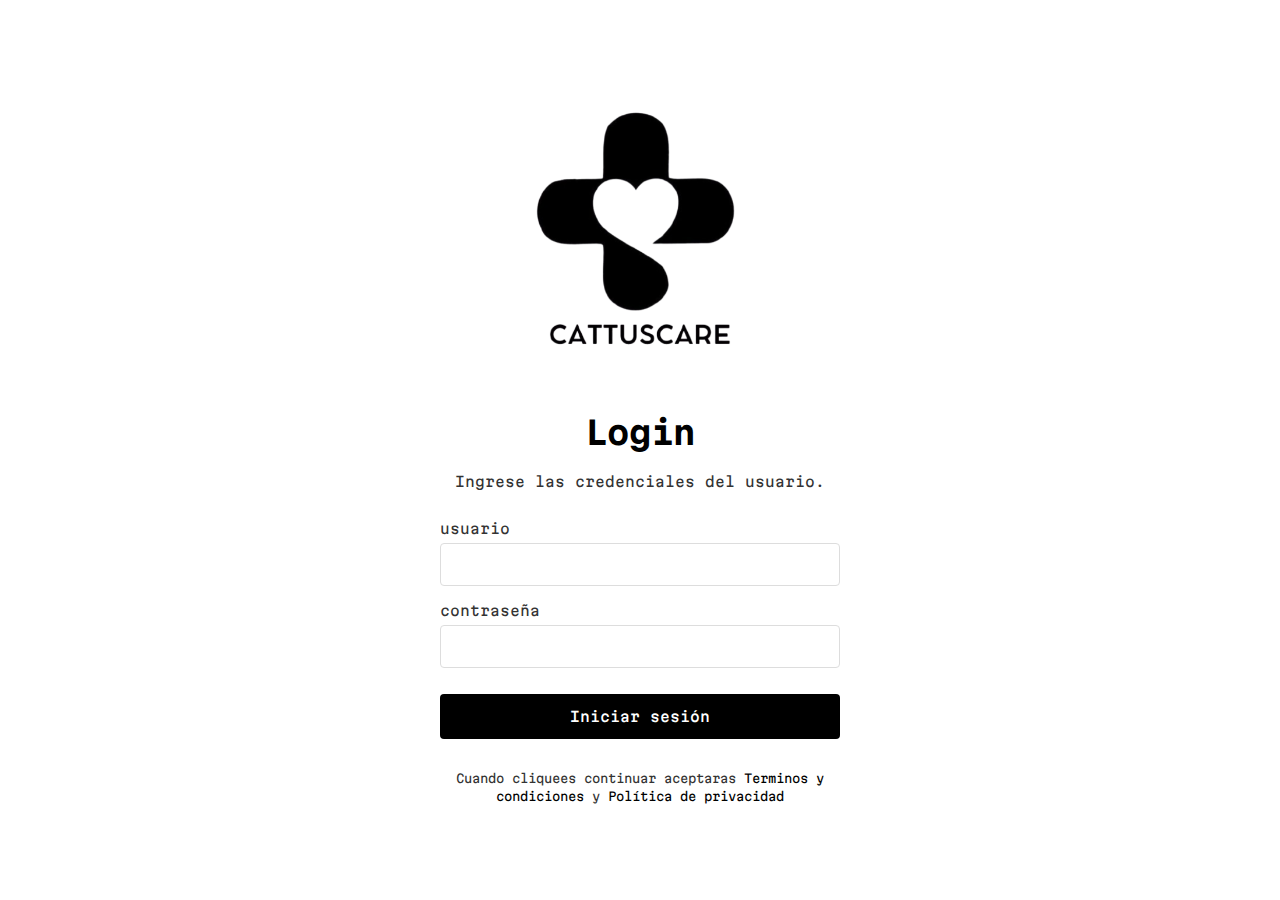
<file: login.html>
<!DOCTYPE html>
<html lang="es">
<head>
    <meta charset="UTF-8">
    <meta name="viewport" content="width=device-width, initial-scale=1.0">
    <link rel="preconnect" href="https://fonts.googleapis.com">
    <link rel="preconnect" href="https://fonts.gstatic.com/" crossorigin>
    <link href="https://fonts.googleapis.com/css2?family=Martian+Mono:wght@100..800&display=swap" rel="stylesheet">
    <link rel="stylesheet" href="login.css">
    <title>Login - Cattuscare</title>
</head>
<body>
    <div class="login-container">
        <img src="img/Login.png" alt="LOGO">
        <div class="login-form">
            <h1>Login</h1>
            <p class="subtitle">Ingrese las credenciales del usuario.</p> 
            <form>
                <div class="input-group">
                    <label for="username">usuario</label>
                    <input type="text" id="username" name="username" required>
                </div>

                <div class="input-group">
                    <label for="password">contraseña</label>
                    <input type="password" id="password" name="password" required>
                </div>

                <button type="submit" class="login-btn">Iniciar sesión</button>
            </form>

            <p class="terms">Cuando cliquees continuar aceptaras <a href="#">Terminos y condiciones</a> y <a href="#">Política de privacidad</a></p>
        </div>
    </div>
</body>
</html>
</file>
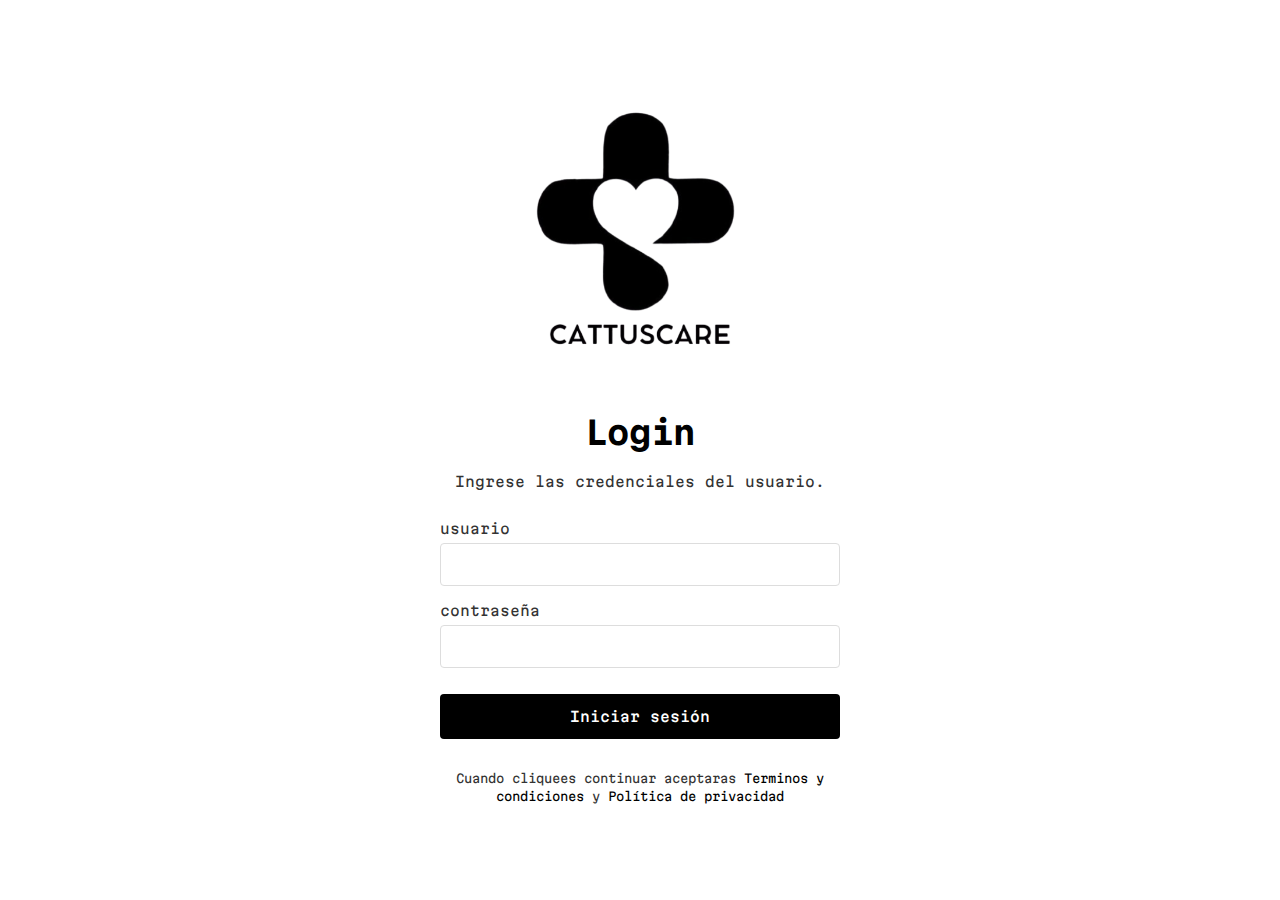
<file: vistas/privado/login.html>
<!DOCTYPE html>
<html lang="es">

<head>
    <meta charset="UTF-8">
    <meta name="viewport" content="width=device-width, initial-scale=1.0">
    <link rel="preconnect" href="https://fonts.googleapis.com">
    <link rel="preconnect" href="https://fonts.gstatic.com/" crossorigin>
    <link href="https://fonts.googleapis.com/css2?family=Martian+Mono:wght@100..800&display=swap" rel="stylesheet">
    <link rel="stylesheet" href="../../css/login.css">
    <link rel="icon" href="../../recursos/img/Login.png" type="image/png">
    <title>Login - Cattuscare</title>
</head>

<body>
    <div class="login-container">
        <img src="../../recursos/img/Login.png" alt="LOGO">
        <div class="login-form">
            <h1>Login</h1>
            <p class="subtitle">Ingrese las credenciales del usuario.</p>
            <form>
                <div class="input-group">
                    <label for="username">usuario</label>
                    <input type="text" id="username" name="username" required>
                </div>

                <div class="input-group">
                    <label for="password">contraseña</label>
                    <input type="password" id="password" name="password" required>
                </div>
                    <button type="submit" class="login-btn" onclick="window.location.href='dashboard.html'">Iniciar sesión</button>
            </form>
            <p class="terms">Cuando cliquees continuar aceptaras <a href="#">Terminos y condiciones</a> y <a
                    href="#">Política de privacidad</a></p>
        </div>
    </div>
</body>

</html>
</file>
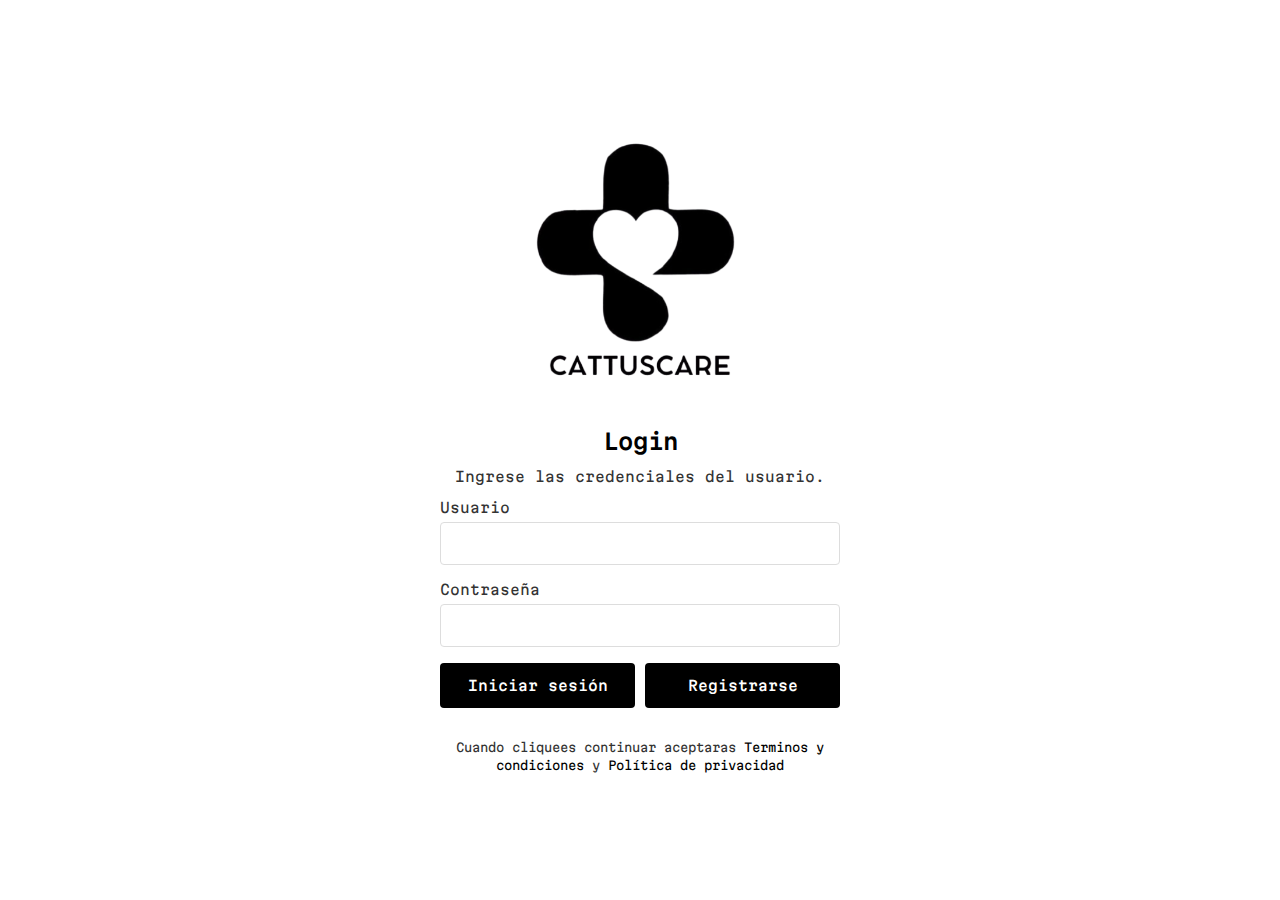
<file: vistas/publico/login.html>
<!DOCTYPE html>
<html lang="es">
<head>
    <meta charset="UTF-8">
    <meta name="viewport" content="width=device-width, initial-scale=1.0">
    <link rel="preconnect" href="https://fonts.googleapis.com">
    <link rel="preconnect" href="https://fonts.gstatic.com/" crossorigin>
    <link href="https://fonts.googleapis.com/css2?family=Martian+Mono:wght@100..800&display=swap" rel="stylesheet">
    <link rel="stylesheet" href="/css/loginpublico.css">
    <link rel="icon" href="/recursos/img/icon/Login.png">
    <title>Login - Cattuscare</title>
</head>
<body>
<div class="login-container">
    <img src="/recursos/img/Login.png" alt="LOGO">
    <div class="login-form">
        <h1>Login</h1>
        <p class="subtitle" id="form-subtitle">Ingrese las credenciales del usuario.</p> 
        <form id="auth-form">
            <div class="input-group" id="email-group" style="display: none;">
                <label for="email">Correo electrónico</label>
                <input type="email" id="email" name="email">
            </div>

            <div class="input-group">
                <label for="username">Usuario</label>
                <input type="text" id="username" name="username" required>
            </div>

            <div class="input-group">
                <label for="password">Contraseña</label>
                <input type="password" id="password" name="password" required>
            </div>

            <div class="buttons-container">
                <a href="/vistas/publico/index.html" type="submit" class="login-btn" id="login-btn">Iniciar sesión</a>
                <a href="/vistas/publico/register.html" type="button" class="register-btn" id="register-btn">Registrarse</a>
            </div>
        </form>
        
        <p class="terms">Cuando cliquees continuar aceptaras <a href="#">Terminos y condiciones</a> y <a href="#">Política de privacidad</a></p>
    </div>
</div>
</body>
</html>
</file>
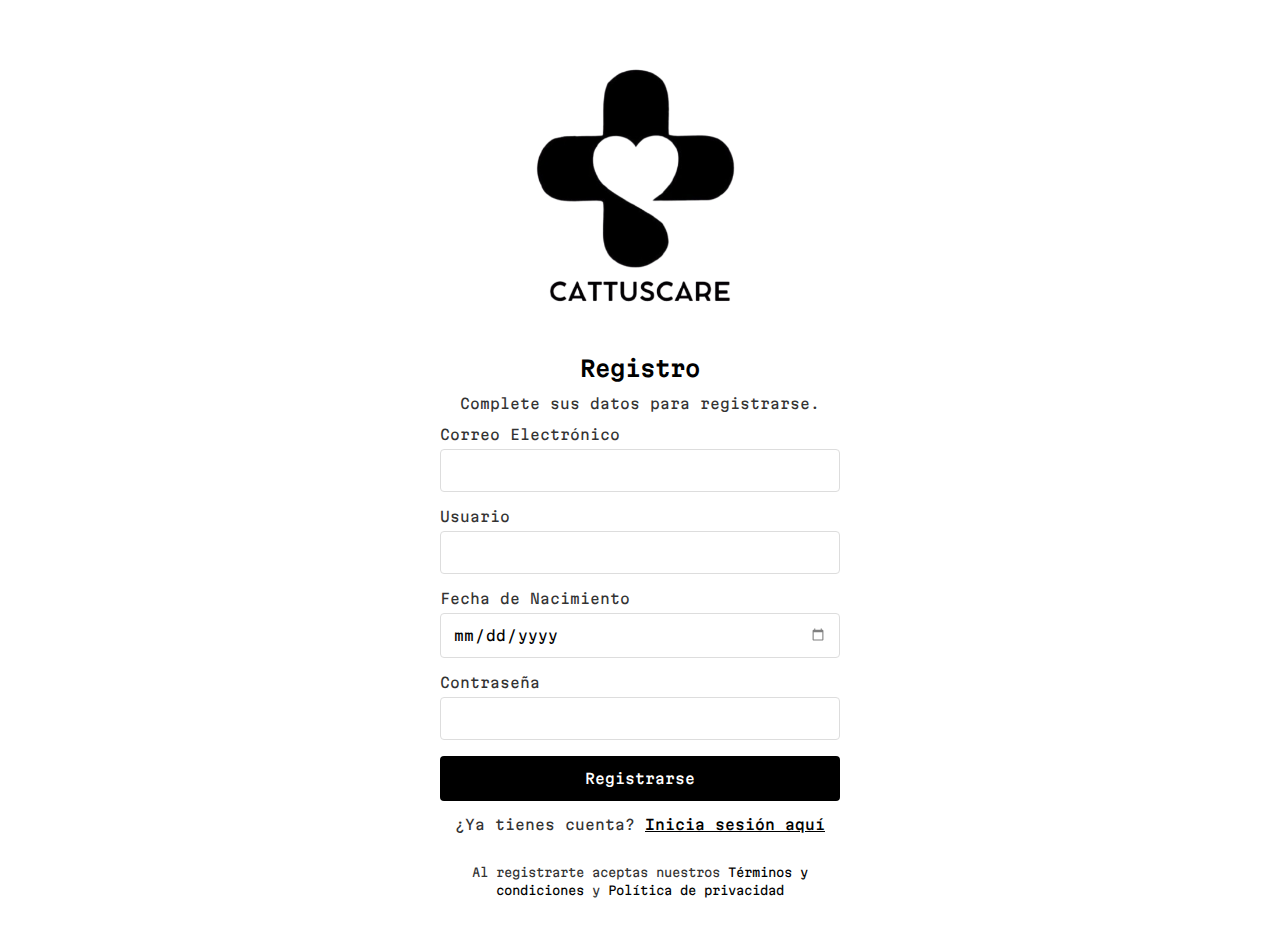
<file: vistas/publico/register.html>
<!DOCTYPE html>
<html lang="es">
<head>
    <meta charset="UTF-8">
    <meta name="viewport" content="width=device-width, initial-scale=1.0">
    <link rel="preconnect" href="https://fonts.googleapis.com">
    <link rel="preconnect" href="https://fonts.gstatic.com/" crossorigin>
    <link href="https://fonts.googleapis.com/css2?family=Martian+Mono:wght@100..800&display=swap" rel="stylesheet">
    <link rel="stylesheet" href="/css/loginpublico.css">
    <link rel="icon" href="/recursos/img/icon/Login.png">
    <title>Registro - Cattuscare</title>
</head>
<body>
<div class="login-container">
    <img src="/recursos/img/Login.png" alt="LOGO">
    <div class="login-form">
        <h1>Registro</h1>
        <p class="subtitle" id="form-subtitle">Complete sus datos para registrarse.</p> 
    <div class="input-group">
        <label for="email">Correo Electrónico</label>
        <input type="email" id="email" name="email" 
               required
               pattern="[a-z0-9._%+-]+@[a-z0-9.-]+\.[a-z]{2,4}$"
               title="Ejemplo: usuario@dominio.com">
    </div>

    <!-- Campo Usuario -->
    <div class="input-group">
        <label for="username">Usuario</label>
        <input type="text" id="username" name="username" 
               required
               minlength="3"
               title="Mínimo 3 caracteres">
    </div>

    <!-- Campo Fecha de Nacimiento -->
    <div class="input-group">
        <label for="birthdate">Fecha de Nacimiento</label>
        <input type="date" id="birthdate" name="birthdate" 
               required
               max="2005-12-31"
               title="Debes tener al menos 18 años">
    </div>

    <!-- Campo Contraseña -->
    <div class="input-group">
        <label for="password">Contraseña</label>
        <input type="password" id="password" name="password" 
               required
               minlength="6"
               title="Mínimo 6 caracteres">
    </div>

            <div class="buttons-container">
                <a href="/vistas/publico/index.html" type="submit" class="register-btn">Registrarse</a>
            </div>
            
            <p class="back-link">¿Ya tienes cuenta? <a href="/vistas/publico/login.html">Inicia sesión aquí</a></p>
        </form>
        
        <p class="terms">Al registrarte aceptas nuestros <a href="#">Términos y condiciones</a> y <a href="#">Política de privacidad</a></p>
    </div>
</div>
</body>
</html>
</file>
<file: login.css>
body {
    font-family: 'Martian Mono', monospace;
    background-color: white;
    margin: 0;
    padding: 0;
    display: flex;
    justify-content: center;
    align-items: center;
    min-height: 100vh;
    color: #000000;
}

.login-container {
    width: 100%;
    max-width: 400px;
    padding: 40px;
    text-align: center;
}

.logo {
    font-size: 28px;
    font-weight: bold;
    margin-bottom: 20px;
    letter-spacing: 1px;
}

.login-container img {
    width: 300px;
    height: auto;
    margin-bottom: 30px;
    display: block;
    margin-left: auto;
    margin-right: auto;
}

.login-form {
    background-color: white;
    padding: 0;
    border-radius: 8px;
}

.login-form h2 {
    font-size: 22px;
    margin-bottom: 8px;
    font-weight: 600;
}

.subtitle {
    color: #333333;
    margin-bottom: 30px;
    font-size: 14px;
}

.input-group {
    margin-bottom: 16px;
    text-align: left;
}

.input-group label {
    display: block;
    margin-bottom: 6px;
    font-size: 14px;
    color: #333333;
}

.input-group input {
    width: 100%;
    padding: 12px;
    border: 1px solid #ddd;
    border-radius: 4px;
    box-sizing: border-box;
    font-size: 14px;
    font-family: 'Martian Mono', monospace;
}

.input-group input:focus {
    outline: none;
    border-color: #000000;
}

.login-btn {
    width: 100%;
    padding: 14px;
    background-color: #000000;
    color: white;
    border: none;
    border-radius: 4px;
    font-size: 14px;
    font-weight: 500;
    cursor: pointer;
    margin-top: 10px;
    transition: background-color 0.3s;
    font-family: 'Martian Mono', monospace;
}

.login-btn:hover {
    background-color: #222222;
}

.terms {
    font-size: 12px;
    color: #333333;
    margin-top: 30px;
    line-height: 1.5;
}

.terms a {
    color: #000000;
    text-decoration: none;
}

.terms a:hover {
    text-decoration: underline;
}
</file>
<file: css/login.css>
body {
    font-family: 'Martian Mono', monospace;
    background-color: white;
    margin: 0;
    padding: 0;
    display: flex;
    justify-content: center;
    align-items: center;
    min-height: 100vh;
    color: #000000;
}

.login-container {
    width: 100%;
    max-width: 400px;
    padding: 40px;
    text-align: center;
}

.logo {
    font-size: 28px;
    font-weight: bold;
    margin-bottom: 20px;
    letter-spacing: 1px;
}

.login-container img {
    width: 300px;
    height: auto;
    margin-bottom: 30px;
    display: block;
    margin-left: auto;
    margin-right: auto;
}

.login-form {
    background-color: white;
    padding: 0;
    border-radius: 8px;
}

.login-form h2 {
    font-size: 22px;
    margin-bottom: 8px;
    font-weight: 600;
}

.subtitle {
    color: #333333;
    margin-bottom: 30px;
    font-size: 14px;
}

.input-group {
    margin-bottom: 16px;
    text-align: left;
}

.input-group label {
    display: block;
    margin-bottom: 6px;
    font-size: 14px;
    color: #333333;
}

.input-group input {
    width: 100%;
    padding: 12px;
    border: 1px solid #ddd;
    border-radius: 4px;
    box-sizing: border-box;
    font-size: 14px;
    font-family: 'Martian Mono', monospace;
}

.input-group input:focus {
    outline: none;
    border-color: #000000;
}

.login-btn {
    width: 100%;
    padding: 14px;
    background-color: #000000;
    color: white;
    border: none;
    border-radius: 4px;
    font-size: 14px;
    font-weight: 500;
    cursor: pointer;
    margin-top: 10px;
    transition: background-color 0.3s;
    font-family: 'Martian Mono', monospace;
}

.login-btn:hover {
    background-color: #222222;
}

.terms {
    font-size: 12px;
    color: #333333;
    margin-top: 30px;
    line-height: 1.5;
}

.terms a {
    color: #000000;
    text-decoration: none;
}

.terms a:hover {
    text-decoration: underline;
}
</file>
<file: css/loginpublico.css>
/* Estilos generales */
body {
    font-family: 'Martian Mono', monospace;
    background-color: white;
    margin: 0;
    padding: 0;
    display: flex;
    justify-content: center;
    align-items: center;
    min-height: 100vh;
    color: #000000;
}

/* Contenedor principal */
.login-container {
    width: 100%;
    max-width: 400px;
    padding: 40px;
    text-align: center;
}

/* Logo/imagen */
.login-container img {
    width: 300px;
    height: auto;
    margin-bottom: 0px; /* Reducido de 30px a 15px */
    display: block;
    margin-left: auto;
    margin-right: auto;
}

/* Formulario */
.login-form {
    background-color: white;
    padding: 0;
    border-radius: 8px;
}

.login-form h1 {
    font-size: 22px;
    margin-bottom: 5px; /* Reducido de 8px a 5px */
    font-weight: 600;
}

.subtitle {
    color: #333333;
    margin-bottom: 15   px; /* Reducido de 30px a 15px */
    font-size: 14px;
}

/* Grupos de inputs */
.input-group {
    margin-bottom: 16px;
    text-align: left;
}

.input-group label {
    display: block;
    margin-bottom: 6px;
    font-size: 14px;
    color: #333333;
}

.input-group input {
    width: 100%;
    padding: 12px;
    border: 1px solid #ddd;
    border-radius: 4px;
    box-sizing: border-box;
    font-size: 14px;
    font-family: 'Martian Mono', monospace;
}

.input-group input:focus {
    outline: none;
    border-color: #000000;
}

/* Contenedor de botones */
.buttons-container {
    display: flex;
    gap: 10px;
    margin-top: 10px;
}

.buttons-container button a{
    flex: 1;
}

/* Botones */
.login-btn, .register-btn {
    width: 100%;
    padding: 14px;
    background-color: #000000;
    color: white;
    border: none;
    border-radius: 4px;
    font-size: 14px;
    font-weight: 500;
    cursor: pointer;
    transition: background-color 0.3s;
    font-family: 'Martian Mono', monospace;
    text-decoration: none;
}

.login-btn:hover, .register-btn:hover {
    background-color: #222222;
}

/* Texto de términos */
.terms {
    font-size: 12px;
    color: #333333;
    margin-top: 30px;
    line-height: 1.5;
}

.terms a {
    color: #000000;
    text-decoration: none;
}

.terms a:hover {
    text-decoration: underline;
}

/* Campo de email (inicialmente oculto) */
#email-group {
    display: none;
    margin-bottom: 16px;
    text-align: left;
}

/* Estilo para el campo de fecha */
.input-group input[type="date"] {
    /* Asegura que tenga la misma apariencia que otros inputs */
    padding: 12px;
    font-family: 'Martian Mono', monospace;
    /* Estilos específicos para navegadores */
}

/* Estilo para el selector de fecha en navegadores WebKit */
input[type="date"]::-webkit-calendar-picker-indicator {
    cursor: pointer;
    filter: invert(0.5); /* Cambia el color del icono del calendario */
}

/* Mejora la apariencia en Firefox */
input[type="date"]::-moz-focus-inner {
    border: 0;
    padding: 0;
}

/* Enlace "Volver a inicio" */
.back-link {
    text-align: center;
    margin-top: 15px;
    font-size: 14px;
    color: #333333;
}

.back-link a {
    color: #000000;
    text-decoration: underline;
    font-weight: 500;
}

.back-link a:hover {
    text-decoration: none;
}
</file>
